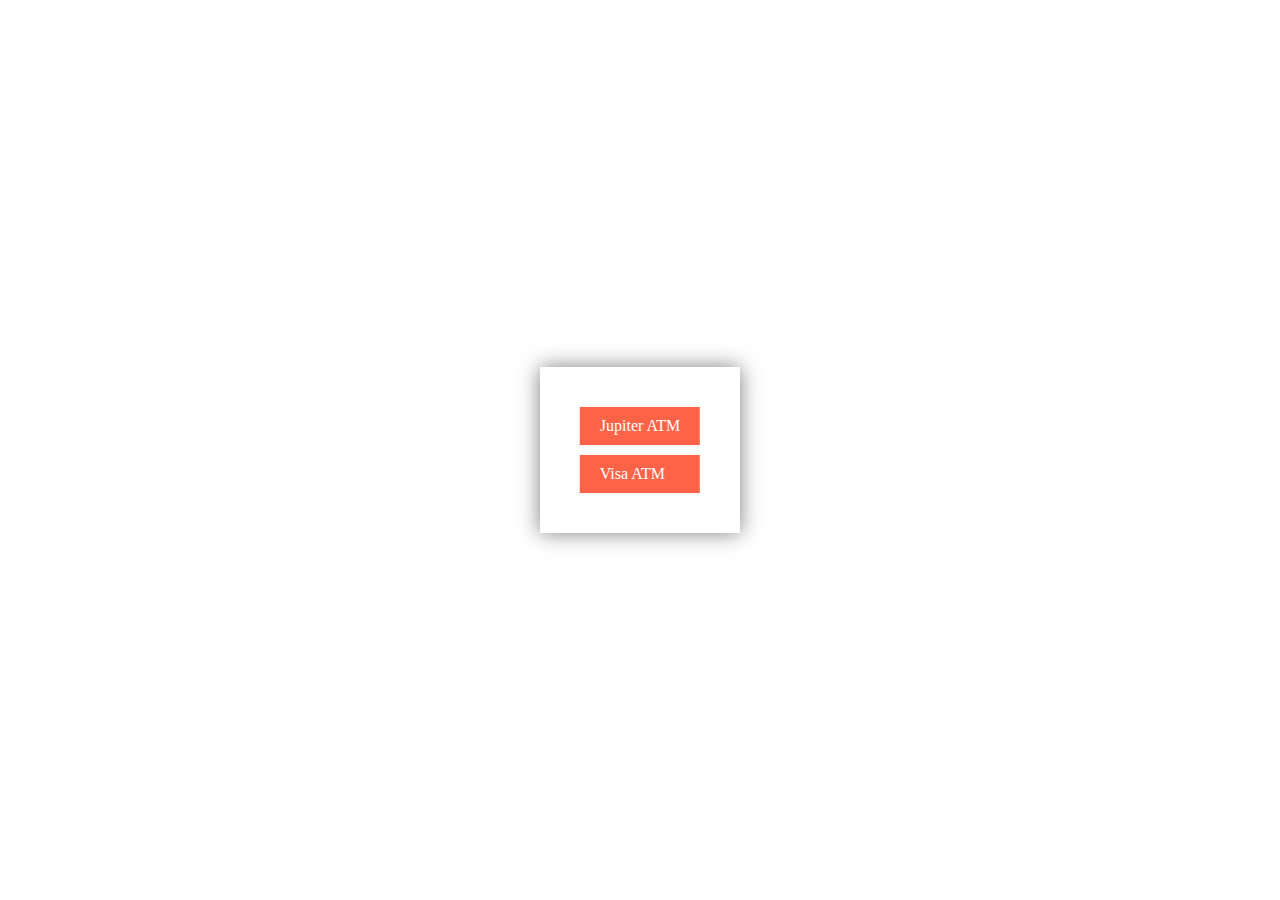
<file: index.html>
<!DOCTYPE html>
<html lang="en">
<head>
    <meta charset="UTF-8">
    <meta http-equiv="X-UA-Compatible" content="IE=edge">
    <meta name="viewport" content="width=device-width, initial-scale=1.0">
    <title>ATM - Cards Design</title>
    <style>
        .main-box
        {
            box-shadow: 0 0 20px rgba(0, 0, 0, 0.5);
            position: absolute;
            top: 50%;
            left: 50%;
            transform: translate(-50%,-50%);
            padding: 30px;
        }

        a{
            padding: 10px 20px;
            color: #fff;
            font-size: 1rem;
            background-color: tomato;
            text-decoration: none;
            display: block;
            margin: 10px;
        }
    </style>
</head>
<body>
    <div class="main-box">
        <a href="./jupiter/">Jupiter ATM</a>
        <a href="./visa/">Visa ATM</a>
    </div>
</body>
</html>
</file>
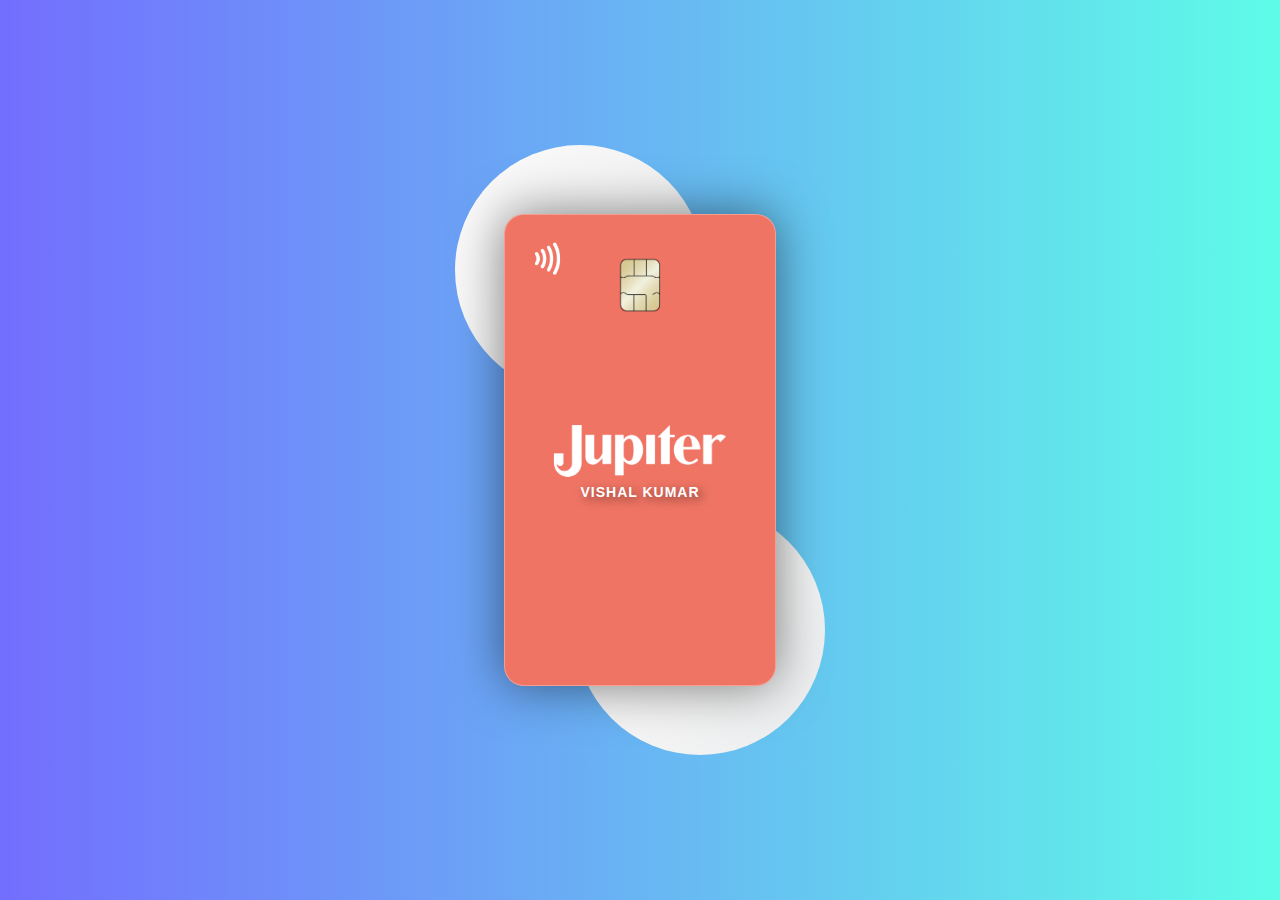
<file: jupiter/index.html>
<!DOCTYPE html>
<html lang="en">
  <head>
    <meta charset="UTF-8" />
    <meta http-equiv="X-UA-Compatible" content="IE=edge" />
    <meta name="viewport" content="width=device-width, initial-scale=1.0" />
    <title>Jupiter ATM CARD</title>
    <link rel="stylesheet" href="./style.css" />
  </head>
  <body>
    <!-- background  -->
    <div class="circles">
      <div class="circle circle-1"></div>
      <div class="circle circle-2"></div>
    </div>

    <!-- card  -->
    <div class="card">
      <div class="nfc">
        <img src="./source/NFC.png" alt="NCF" />
      </div>
      <div class="logo">
        <img src="./source/jupiter logo.png" alt="Jupiter Logo" />
      </div>
      <div class="chip">
        <img src="./source/chip.png" alt="CHIP" />
      </div>
      <div class="name">Vishal Kumar</div>
    </div>
  </body>
</html>
</file>
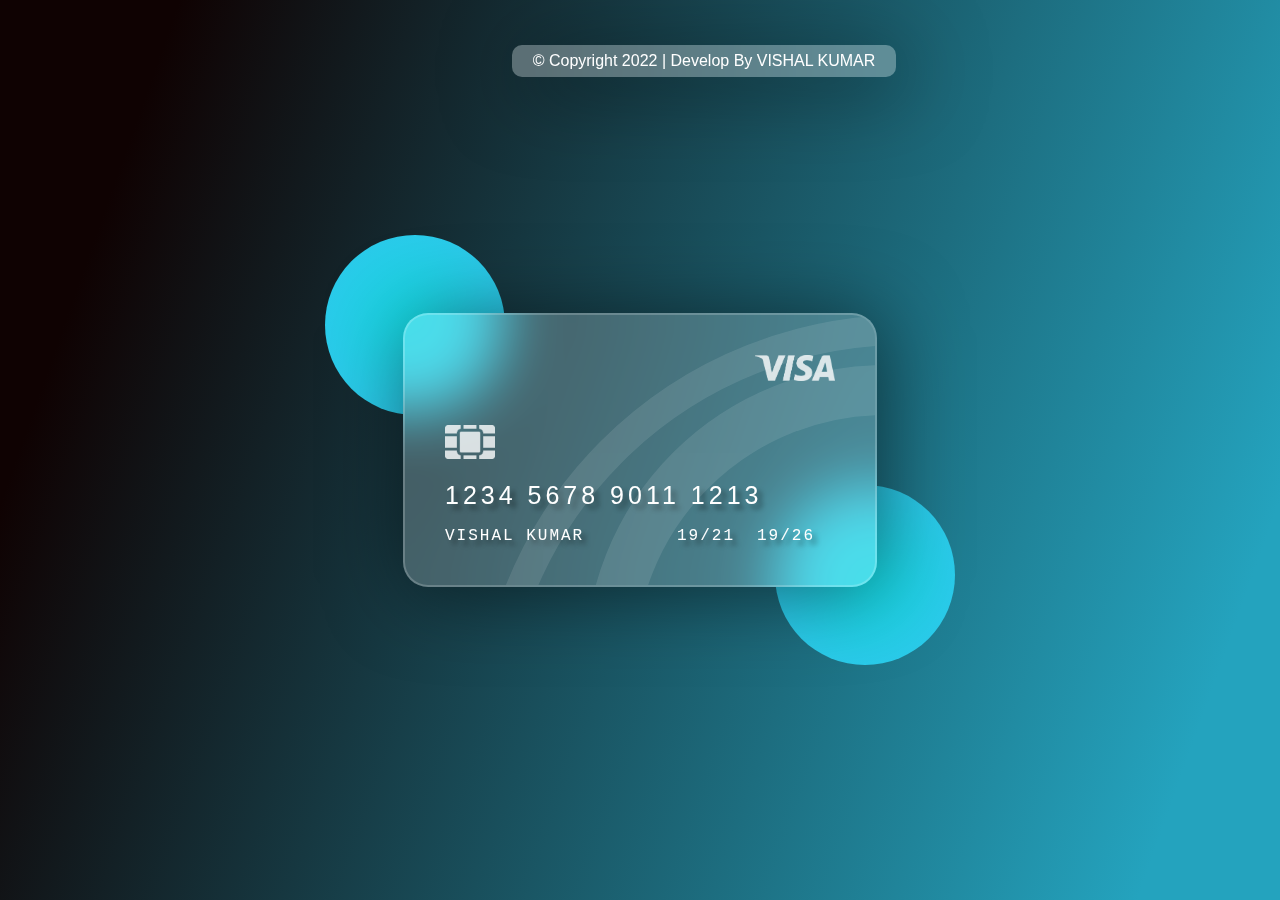
<file: visa/index.html>
<!DOCTYPE html>
<html lang="en">
  <head>
    <meta charset="UTF-8" />
    <meta http-equiv="X-UA-Compatible" content="IE=edge" />
    <meta name="viewport" content="width=device-width, initial-scale=1.0" />
    <title>VISA ATM CARD</title>
    <link rel="stylesheet" href="style.css" />
  </head>
  <body>
    <div class="circles">
      <div class="circle circle-1"></div>
      <div class="circle circle-2"></div>
    </div>

    <!-- card start -->
    <div class="card">
      <div class="logo">
        <img src="./source/Visa-Logo-PNG-Image.png" alt="visa" />
      </div>
      <div class="chip">
        <img src="./source/chip.png" alt="chip" />
      </div>

      <div class="number">1234 5678 9011 1213</div>
      <div class="name">Vishal Kumar</div>
      <div class="from">19/21</div>
      <div class="to">19/26</div>
      <div class="design"></div>
    </div>
    <!-- end -->

    <div class="developer">
      <p>&copy; Copyright 2022 | Develop By VISHAL KUMAR</p>
    </div>
  </body>
</html>
</file>
<file: jupiter/style.css>
body{
    height: 100vh;
    width: 100vw;
    margin: 0;
    padding: 0;
    box-sizing: border-box;
    background: #736efe; background: -moz-linear-gradient(to right,  #736efe 0%,#5efce8 100%); background: -webkit-linear-gradient(to right,  #736efe 0%,#5efce8 100%); background: linear-gradient(to right,  #736efe 0%,#5efce8 100%);
}

.circles{
    width: 270px;
    height: 470px;
    position: absolute;
    top: 50%;
    left: 50%;
    transform: translate(-50%, -50%);
}

.circle{
    width: 250px;
    height: 250px;
    border-radius: 50%;
    position: absolute;
    transition: all 0.3s ease;
    background-image: linear-gradient(120deg, #fdfbfb 0%, #ebedee 100%);
}

.circle-1{
    top: -70px;
    left: -50px;
    animation: cir1 5s linear infinite;
}

.circle-2{
    bottom: -70px;
    right: -50px;
}

/* card */

.card{
    width: 270px;
    height: 470px;
    border: 2px solid #fff;
    position: absolute;
    top: 50%;
    left: 50%;
    transform: translate(-50%, -50%);
    overflow: hidden;
    border-radius: 20px;
    background-color: #ef7464;
    border: 1px solid rgba(255, 255, 255, 0.3);
    box-shadow: 0 0 50px rgba(0, 0, 0, 0.5);
    transition: all 0.3s ease-in;
}

.nfc img,
.logo img,
.chip img,
.name,
.test{
    position: absolute;
}

.nfc img{
    width: 35px;
    height: auto;
    top: 25px;
    left: 25px;
    
}

.logo img {
    width: 180px;
    height: auto;
    top: 50%;
    left: 50%;
    transform: translate(-50%, -50%);
}

.chip img {
    width: 55px;
    height: auto;
    transform: rotate(90deg);
    top: 50px;
    left: 40%;

}

.name {
    color: #fff;
    text-transform: uppercase;
    font-weight: 600;
    letter-spacing: 1px;
    font-size: 14px;
    top: 59%;
    left: 50%;
    transform: translate(-50%, -50%);
    font-family: 'Segoe UI', Tahoma, Geneva, Verdana, sans-serif;
    text-shadow: 3px 3px 10px rgba(0, 0, 0, 0.5);
}
</file>
<file: visa/style.css>
body{
    width: 100vw;
    height: 100vh;
    margin: 0;
    padding: 0;
    box-sizing: border-box;
    background-image: linear-gradient( 109.6deg,  rgba(15,2,2,1) 11.2%, rgba(36,163,190,1) 91.1% );
}

.circles{
    width: 470px;
    height: 270px;
    position: absolute;
    top: 50%;
    left: 50%;
    transform: translate(-50%, -50%);
}

.circle{
    position: absolute;
    border-radius: 50%;
    background-image: radial-gradient(circle 248px at center, #16d9e3 0%, #30c7ec 47%, #46aef7 100%);
}

.circle-1{
    width: 180px;
    height: 180px;
    top: -80px;
    left: -80px;
}
.circle-2{
    width: 180px;
    height: 180px;
    bottom: -80px;
    right: -80px;
}

/* card start */

.card{
    width: 470px;
    height: 270px;
    position: absolute;
    top: 50%;
    left: 50%;
    transform: translate(-50%, -50%);
    background: rgba(255, 255, 255, 0.2);
    box-shadow: 5px 5px 80px rgba(0, 0, 0, 0.5);
    backdrop-filter: blur(30px);
    border: 2px solid rgba(255, 255, 255, 0.2);
    border-radius: 25px;
    overflow: hidden;
    cursor: grab;
}

.card:hover{
    transition:  background 0.5s ease-in;
    background: rgba(158,12,33,1); 
}

.logo img,
.chip img,
.number,
.name,
.from,
.to,
.design{ position: absolute;}

.logo img{
    width: 80px;
    height: auto;
    top: 40px;
    right: 40px;
    opacity: 0.8;
}

.chip img {
    width: 50px;
    height: auto;
    top: 110px;
    left: 40px;
    opacity: 0.8;
}

.number,
.name,
.from,
.to{
    color: #fff;
    text-shadow: 5px 5px 5px rgba(0, 0, 0, 0.4);
    letter-spacing: 2px;
   font-family:'Courier New', Courier, monospace;
    text-transform: uppercase;
}

.number{
    font-size: 25px;
    letter-spacing: 4px;
    font-family:'Segoe UI', Tahoma, Geneva, Verdana, sans-serif;
    bottom: 75px;
    left: 40px;
}

.name{
    bottom: 40px;
    left: 40px;
}

.from{
    bottom: 40px;
    right: 140px;
}

.to{
    bottom: 40px;
    right: 60px;
}

.design{
    width: 500px;
    height: 500px;
    background: transparent;
    border: 50px solid #fff;
    border-radius: 50%;
    left: 180px;
    top: 50px;
    opacity: 0.1;
}

.design::before{
    content: "";
    width: 800px;
    height: 800px;
    position: absolute;
    right: -200px;
    top: -100px;
    background: transparent;
    border: 30px solid #fff;
    border-radius: 50%;
}

/* end */

/* developer */

.developer{
    position: absolute;
    top: 5%;
    left: 40%;
    width: 30%;
    background-color: rgba(255, 255, 255, 0.3);
    backdrop-filter: blur(30px);
    border-radius: 10px;
    box-shadow: 10px 10px 80px rgba(0, 0, 0, 0.5);
    animation: developer 10s linear infinite;
}

@keyframes developer{
    0%{ transform: translateX(-500px); }
    50%{ transform: translateX( 250px); }
    100%{ transform: translateX( -500px); }
}

.developer p {
    color: white;
    text-align: center;
    font-weight: 500;
    font-family:'Lucida Sans', 'Lucida Sans Regular', 'Lucida Grande', 'Lucida Sans Unicode', Geneva, Verdana, sans-serif;
    margin: 0;
    padding: 7px 10px;
}
</file>
